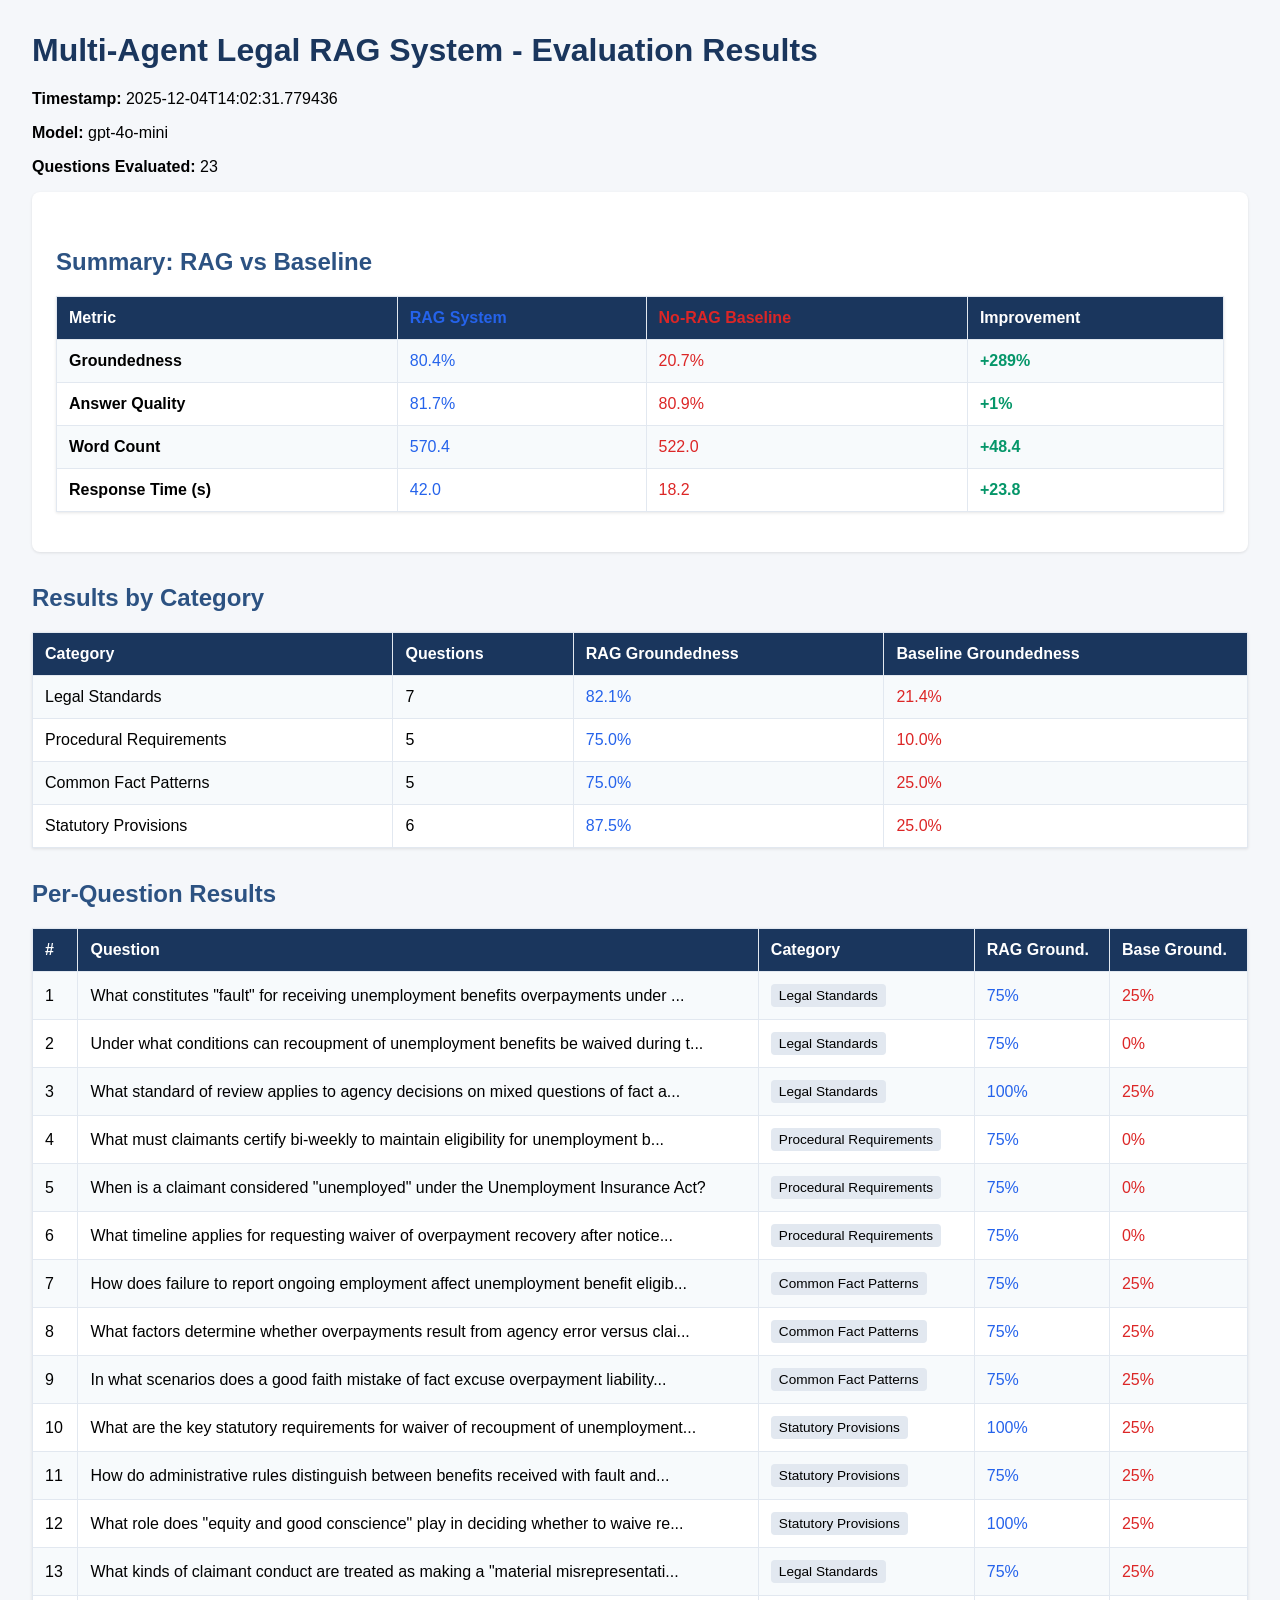
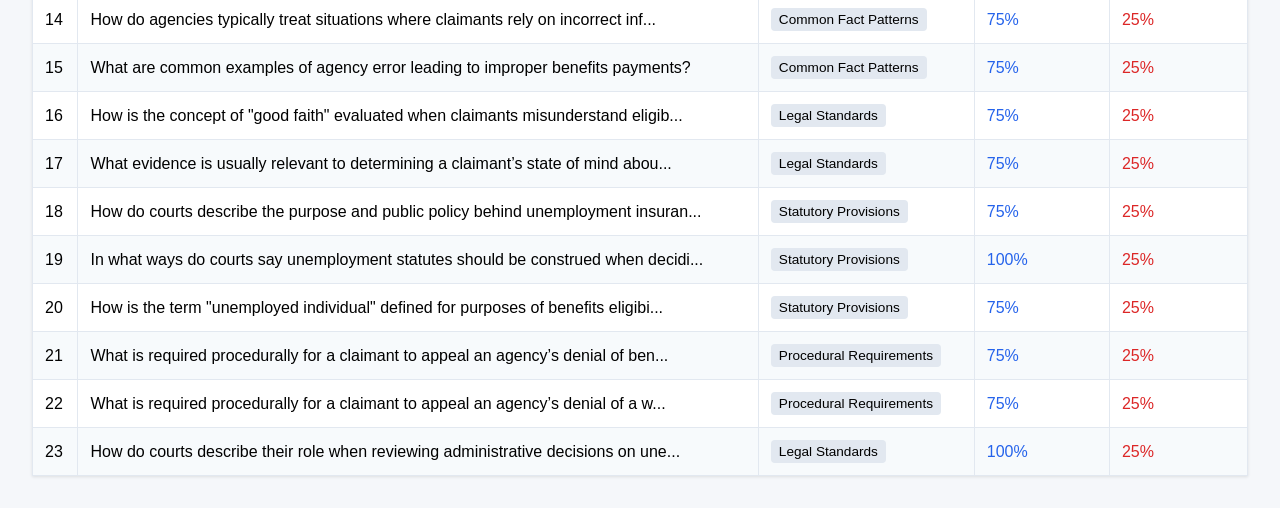
<file: evaluation_results/eval_results_20251204_142538.html>
<!DOCTYPE html>
<html>
<head>
    <title>RAG Evaluation Results - 20251204_142538</title>
    <style>
        body { font-family: -apple-system, BlinkMacSystemFont, 'Segoe UI', Roboto, sans-serif; margin: 2rem; background: #f5f7fa; }
        h1 { color: #1a365d; }
        h2 { color: #2c5282; margin-top: 2rem; }
        table { border-collapse: collapse; width: 100%; margin: 1rem 0; background: white; box-shadow: 0 1px 3px rgba(0,0,0,0.1); }
        th, td { border: 1px solid #e2e8f0; padding: 0.75rem; text-align: left; }
        th { background: #1a365d; color: white; }
        tr:nth-child(even) { background: #f7fafc; }
        .metric { font-weight: bold; }
        .rag { color: #2563eb; }
        .baseline { color: #dc2626; }
        .improvement { color: #059669; font-weight: bold; }
        .summary-card { background: white; padding: 1.5rem; border-radius: 8px; margin: 1rem 0; box-shadow: 0 1px 3px rgba(0,0,0,0.1); }
        .category-tag { display: inline-block; padding: 0.25rem 0.5rem; background: #e2e8f0; border-radius: 4px; font-size: 0.85rem; margin-right: 0.5rem; }
    </style>
</head>
<body>
    <h1>Multi-Agent Legal RAG System - Evaluation Results</h1>
    <p><strong>Timestamp:</strong> 2025-12-04T14:02:31.779436</p>
    <p><strong>Model:</strong> gpt-4o-mini</p>
    <p><strong>Questions Evaluated:</strong> 23</p>

    <div class="summary-card">
        <h2>Summary: RAG vs Baseline</h2>
        <table>
            <tr>
                <th>Metric</th>
                <th class="rag">RAG System</th>
                <th class="baseline">No-RAG Baseline</th>
                <th>Improvement</th>
            </tr>
            <tr>
                <td class="metric">Groundedness</td>
                <td class="rag">80.4%</td>
                <td class="baseline">20.7%</td>
                <td class="improvement">+289%</td>
            </tr>
            <tr>
                <td class="metric">Answer Quality</td>
                <td class="rag">81.7%</td>
                <td class="baseline">80.9%</td>
                <td class="improvement">+1%</td>
            </tr>
            <tr>
                <td class="metric">Word Count</td>
                <td class="rag">570.4</td>
                <td class="baseline">522.0</td>
                <td class="improvement">+48.4</td>
            </tr>
            <tr>
                <td class="metric">Response Time (s)</td>
                <td class="rag">42.0</td>
                <td class="baseline">18.2</td>
                <td class="improvement">+23.8</td>
            </tr>
        </table>
    </div>

    <h2>Results by Category</h2>
    <table>
        <tr>
            <th>Category</th>
            <th>Questions</th>
            <th>RAG Groundedness</th>
            <th>Baseline Groundedness</th>
        </tr>
        <tr>
            <td>Legal Standards</td>
            <td>7</td>
            <td class="rag">82.1%</td>
            <td class="baseline">21.4%</td>
        </tr>
        <tr>
            <td>Procedural Requirements</td>
            <td>5</td>
            <td class="rag">75.0%</td>
            <td class="baseline">10.0%</td>
        </tr>
        <tr>
            <td>Common Fact Patterns</td>
            <td>5</td>
            <td class="rag">75.0%</td>
            <td class="baseline">25.0%</td>
        </tr>
        <tr>
            <td>Statutory Provisions</td>
            <td>6</td>
            <td class="rag">87.5%</td>
            <td class="baseline">25.0%</td>
        </tr>
    </table>

    <h2>Per-Question Results</h2>
    <table>
        <tr>
            <th>#</th>
            <th>Question</th>
            <th>Category</th>
            <th>RAG Ground.</th>
            <th>Base Ground.</th>
        </tr>
        <tr>
            <td>1</td>
            <td>What constitutes "fault" for receiving unemployment benefits overpayments under ...</td>
            <td><span class="category-tag">Legal Standards</span></td>
            <td class="rag">75%</td>
            <td class="baseline">25%</td>
        </tr>
        <tr>
            <td>2</td>
            <td>Under what conditions can recoupment of unemployment benefits be waived during t...</td>
            <td><span class="category-tag">Legal Standards</span></td>
            <td class="rag">75%</td>
            <td class="baseline">0%</td>
        </tr>
        <tr>
            <td>3</td>
            <td>What standard of review applies to agency decisions on mixed questions of fact a...</td>
            <td><span class="category-tag">Legal Standards</span></td>
            <td class="rag">100%</td>
            <td class="baseline">25%</td>
        </tr>
        <tr>
            <td>4</td>
            <td>What must claimants certify bi-weekly to maintain eligibility for unemployment b...</td>
            <td><span class="category-tag">Procedural Requirements</span></td>
            <td class="rag">75%</td>
            <td class="baseline">0%</td>
        </tr>
        <tr>
            <td>5</td>
            <td>When is a claimant considered "unemployed" under the Unemployment Insurance Act?</td>
            <td><span class="category-tag">Procedural Requirements</span></td>
            <td class="rag">75%</td>
            <td class="baseline">0%</td>
        </tr>
        <tr>
            <td>6</td>
            <td>What timeline applies for requesting waiver of overpayment recovery after notice...</td>
            <td><span class="category-tag">Procedural Requirements</span></td>
            <td class="rag">75%</td>
            <td class="baseline">0%</td>
        </tr>
        <tr>
            <td>7</td>
            <td>How does failure to report ongoing employment affect unemployment benefit eligib...</td>
            <td><span class="category-tag">Common Fact Patterns</span></td>
            <td class="rag">75%</td>
            <td class="baseline">25%</td>
        </tr>
        <tr>
            <td>8</td>
            <td>What factors determine whether overpayments result from agency error versus clai...</td>
            <td><span class="category-tag">Common Fact Patterns</span></td>
            <td class="rag">75%</td>
            <td class="baseline">25%</td>
        </tr>
        <tr>
            <td>9</td>
            <td>In what scenarios does a good faith mistake of fact excuse overpayment liability...</td>
            <td><span class="category-tag">Common Fact Patterns</span></td>
            <td class="rag">75%</td>
            <td class="baseline">25%</td>
        </tr>
        <tr>
            <td>10</td>
            <td>What are the key statutory requirements for waiver of recoupment of unemployment...</td>
            <td><span class="category-tag">Statutory Provisions</span></td>
            <td class="rag">100%</td>
            <td class="baseline">25%</td>
        </tr>
        <tr>
            <td>11</td>
            <td>How do administrative rules distinguish between benefits received with fault and...</td>
            <td><span class="category-tag">Statutory Provisions</span></td>
            <td class="rag">75%</td>
            <td class="baseline">25%</td>
        </tr>
        <tr>
            <td>12</td>
            <td>What role does "equity and good conscience" play in deciding whether to waive re...</td>
            <td><span class="category-tag">Statutory Provisions</span></td>
            <td class="rag">100%</td>
            <td class="baseline">25%</td>
        </tr>
        <tr>
            <td>13</td>
            <td>What kinds of claimant conduct are treated as making a "material misrepresentati...</td>
            <td><span class="category-tag">Legal Standards</span></td>
            <td class="rag">75%</td>
            <td class="baseline">25%</td>
        </tr>
        <tr>
            <td>14</td>
            <td>How do agencies typically treat situations where claimants rely on incorrect inf...</td>
            <td><span class="category-tag">Common Fact Patterns</span></td>
            <td class="rag">75%</td>
            <td class="baseline">25%</td>
        </tr>
        <tr>
            <td>15</td>
            <td>What are common examples of agency error leading to improper benefits payments?</td>
            <td><span class="category-tag">Common Fact Patterns</span></td>
            <td class="rag">75%</td>
            <td class="baseline">25%</td>
        </tr>
        <tr>
            <td>16</td>
            <td>How is the concept of "good faith" evaluated when claimants misunderstand eligib...</td>
            <td><span class="category-tag">Legal Standards</span></td>
            <td class="rag">75%</td>
            <td class="baseline">25%</td>
        </tr>
        <tr>
            <td>17</td>
            <td>What evidence is usually relevant to determining a claimant’s state of mind abou...</td>
            <td><span class="category-tag">Legal Standards</span></td>
            <td class="rag">75%</td>
            <td class="baseline">25%</td>
        </tr>
        <tr>
            <td>18</td>
            <td>How do courts describe the purpose and public policy behind unemployment insuran...</td>
            <td><span class="category-tag">Statutory Provisions</span></td>
            <td class="rag">75%</td>
            <td class="baseline">25%</td>
        </tr>
        <tr>
            <td>19</td>
            <td>In what ways do courts say unemployment statutes should be construed when decidi...</td>
            <td><span class="category-tag">Statutory Provisions</span></td>
            <td class="rag">100%</td>
            <td class="baseline">25%</td>
        </tr>
        <tr>
            <td>20</td>
            <td>How is the term "unemployed individual" defined for purposes of benefits eligibi...</td>
            <td><span class="category-tag">Statutory Provisions</span></td>
            <td class="rag">75%</td>
            <td class="baseline">25%</td>
        </tr>
        <tr>
            <td>21</td>
            <td>What is required procedurally for a claimant to appeal an agency’s denial of ben...</td>
            <td><span class="category-tag">Procedural Requirements</span></td>
            <td class="rag">75%</td>
            <td class="baseline">25%</td>
        </tr>
        <tr>
            <td>22</td>
            <td>What is required procedurally for a claimant to appeal an agency’s denial of a w...</td>
            <td><span class="category-tag">Procedural Requirements</span></td>
            <td class="rag">75%</td>
            <td class="baseline">25%</td>
        </tr>
        <tr>
            <td>23</td>
            <td>How do courts describe their role when reviewing administrative decisions on une...</td>
            <td><span class="category-tag">Legal Standards</span></td>
            <td class="rag">100%</td>
            <td class="baseline">25%</td>
        </tr>
    </table>
</body>
</html>
</file>
